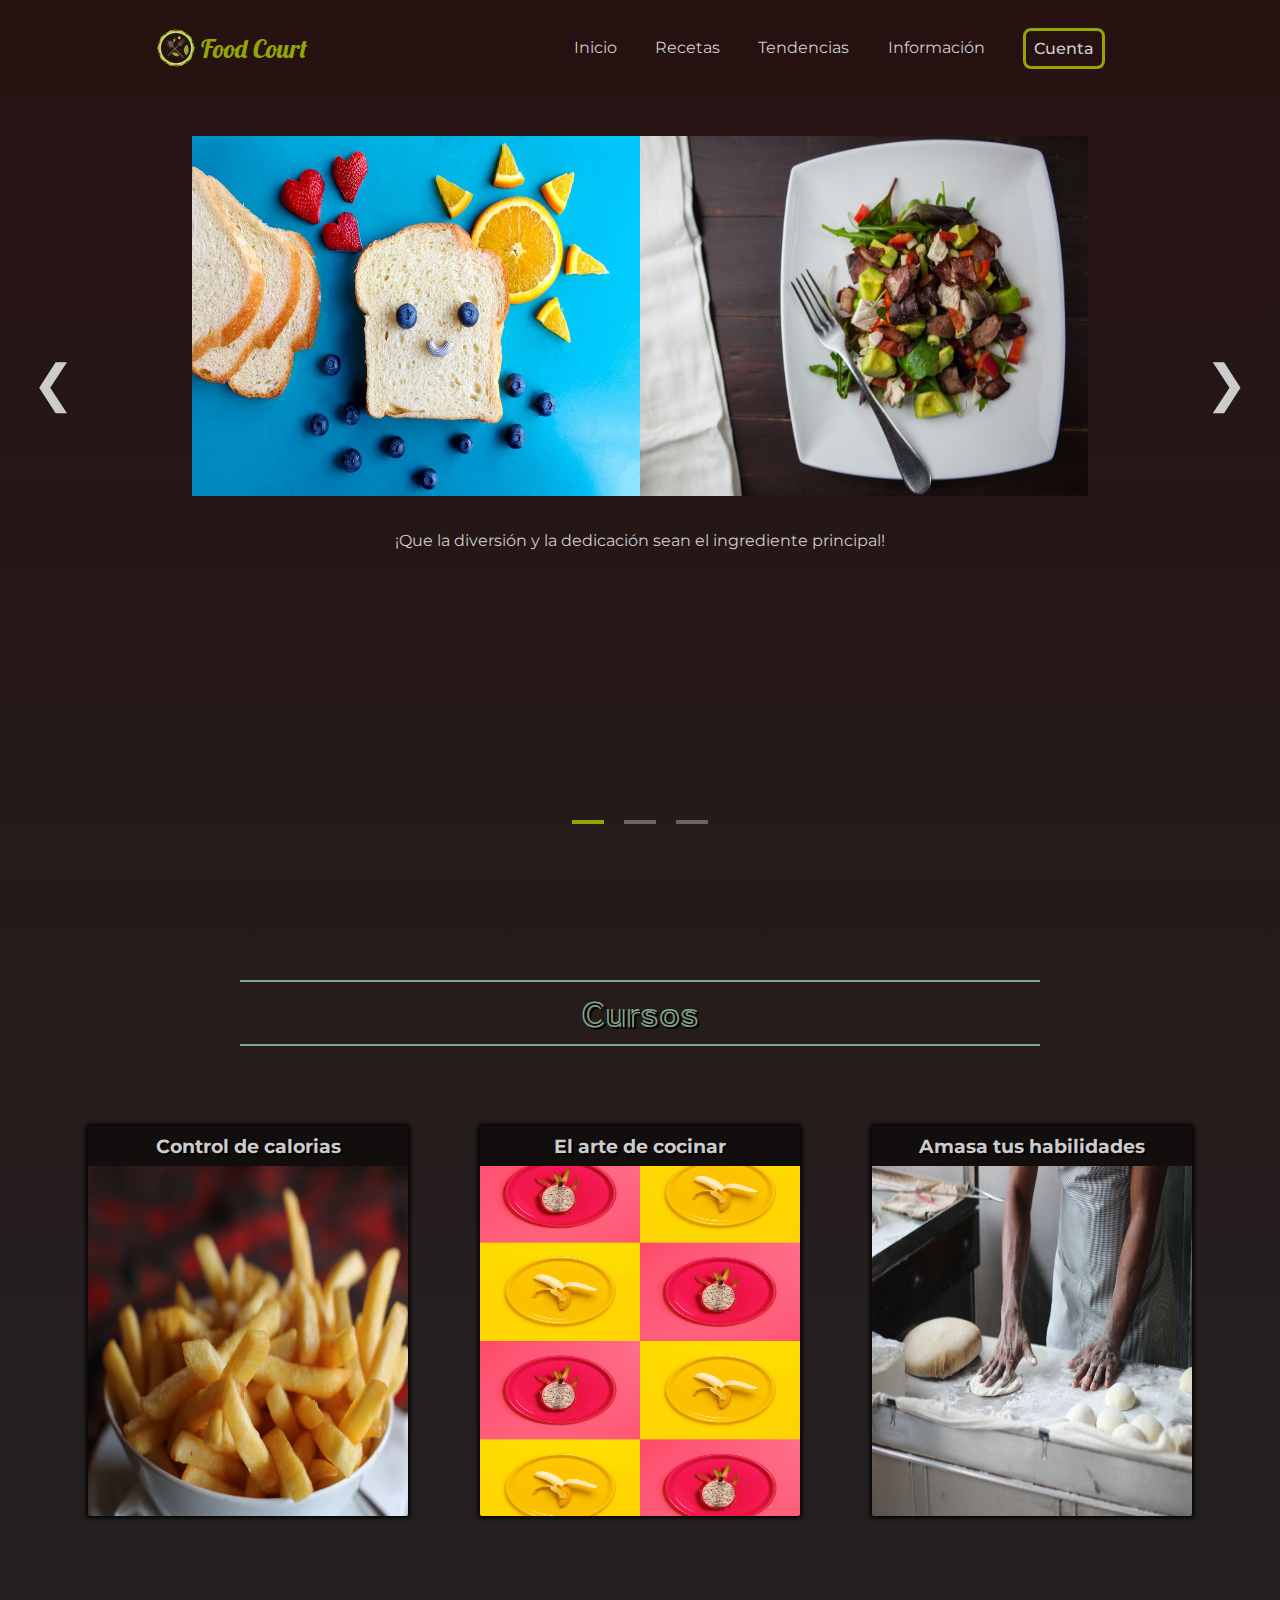
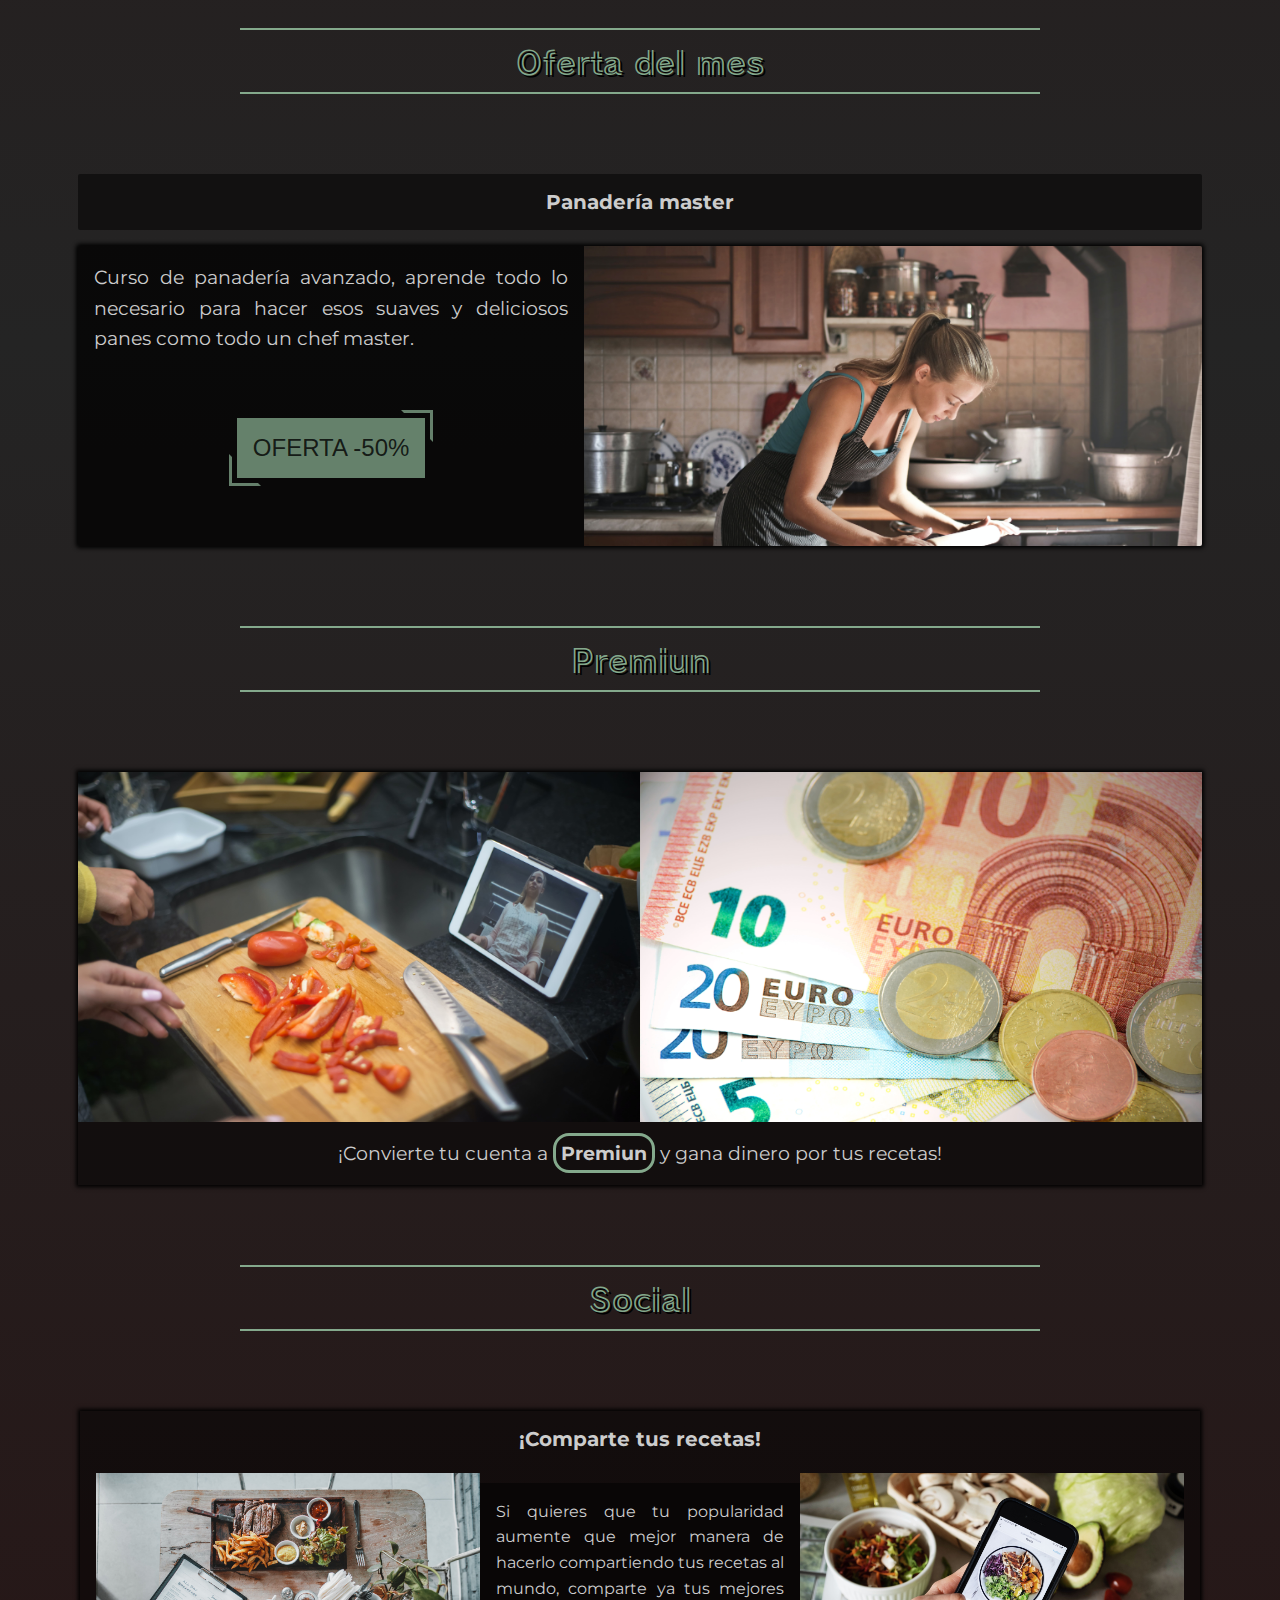
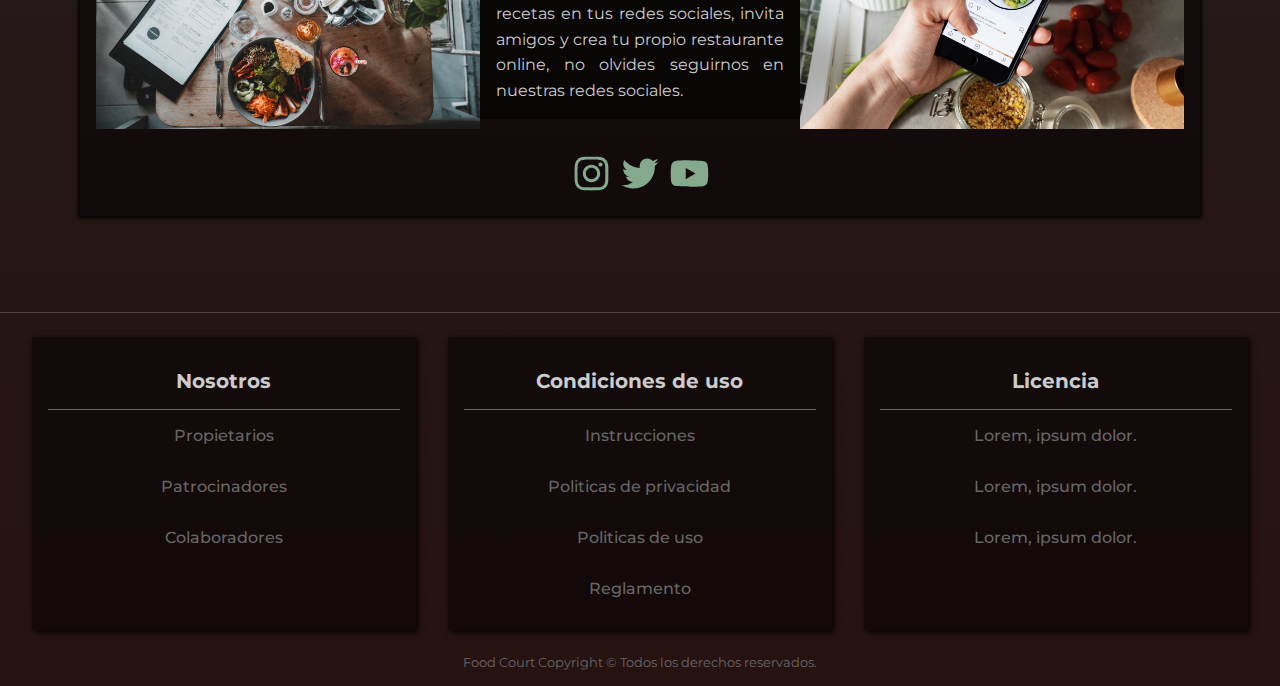
<file: index.html>
<!DOCTYPE html>
<html lang="es">

<head>
  <meta charset="UTF-8" />
  <meta http-equiv="X-UA-Compatible" content="IE=edge" />
  <meta name="viewport" content="width=device-width, initial-scale=1.0" />
  <title>Zona de comidas</title>
  <!-- CSS -->
  <link rel="stylesheet" type="" href="models/styles/index.css" />
  <!-- FONT AWESOME -->
  <link rel="stylesheet" href="https://cdnjs.cloudflare.com/ajax/libs/font-awesome/5.15.3/css/all.min.css" />
  <!-- FONTS FAMILY -->
  <link rel="preconnect" href="https://fonts.googleapis.com">
  <link rel="preconnect" href="https://fonts.gstatic.com" crossorigin>
  <link href="https://fonts.googleapis.com/css2?family=Raleway:wght@100;400;700&display=swap" rel="stylesheet">
</head>

<body>
  <header class="header">
    <div class="logo">
      <img src="models/images/logo.png" />
      <h2>Food Court</h2>
    </div>

    <button id="btn-menu" class="btn-menu">
      <svg id="menu-open" width="24" height="24" viewBox="0 0 24 24">
        <path d="M4 6H20V8H4zM4 11H20V13H4zM4 16H20V18H4z" />
      </svg>
      <svg id="menu-close" class="none" width="24" height="24" viewBox="0 0 24 24">
        <path
          d="M16.192 6.344L11.949 10.586 7.707 6.344 6.293 7.758 10.535 12 6.293 16.242 7.707 17.656 11.949 13.414 16.192 17.656 17.606 16.242 13.364 12 17.606 7.758z" />
      </svg>
    </button>

    <nav id="menu" class="menu">
      <a href="index.html">Inicio</a>
      <a href="views/recipes/">Recetas</a>
      <a href="views/trendings/">Tendencias</a>
      <a href="views/info/">Información</a>
      <a href="views/accounts/">Cuenta</a>
    </nav>
  </header>

  <div class="container">
    <!-- CAROUSEL -->
    <section class="section carousel-container">
      <aside class="carousel">
        <article class="slide1">
          <img class="carousel-img" src="models/images/diversion.jpg" alt="sandwich frutas" srcset="
            models/images/diversion-t.jpg 900w, 
            models/images/diversion-m.jpg 500w" sizes="(min-width: 900px) 900px, (min-width: 500px) 500px">
          <img class="carousel-img" src="models/images/platillo.jpg" alt="platillo comida">
          <p class="slide-text">¡Que la diversión y la dedicación sean el ingrediente principal!</p>
        </article>
        <article class="slide2">
          <img class="carousel-img" src="models/images/creatividad.jpg" alt="">
          <img class="carousel-img" src="models/images/postres.jpg" alt="">
          <p class="slide-text">¡La creatividad da sabor a tus recetas!</p>
        </article>
        <article class="slide3">
          <img class="carousel-img" src="models/images/dedicacion2.jpg" alt="">
          <img class="carousel-img" src="models/images/compartir4.jpg" alt="">
          <p class="slide-text">¡Comparte cada detalle!</p>
        </article>
      </aside>
      <button id="left" class="btn-left">&#10094;</button>
      <button id="right" class="btn-right">&#10095;</button>
      <div class="dots">
        <button id="active" value="1"></button>
        <button value="2"></button>
        <button value="3"></button>
      </div>
    </section>

    <!-- POSTERS -->
    <section class="section posters-container">
      <h2 class="section-title">Cursos</h2>
      <article class="poster">
        <h3>Control de calorias</h3>
        <p>
          Conviertete en un experto cuando de calorías se trata, unete a nuestros
          cursos teoricos y aprende sobre los ingredientes que usas a diario para
          cocinar esos increibles platillos, mejora tus recetas tanto en lo rico
          como en lo saludable, come rico y sano.
          <a href="#" class="course">Ver curso</a>
        </p>
        <img src="models/images/papasfritas.jpg" />
      </article>
      <article class="poster">
        <h3>El arte de cocinar</h3>
        <p>
          Cocinar tambien es un arte, ya que logras una reacción de alegria en el
          paladar de las personas y nada mejor que una receta que huela bien, sepa
          bien y luzca bien, aprende con nosotros a dejar volar tu creatividad
          decorando tus platos como un artista.
          <a href="#" class="course">Ver curso</a>
        </p>
        <img src="models/images/arte.jpg" />
      </article>
      <article class="poster">
        <h3>Amasa tus habilidades</h3>
        <p>
          ¿Como piensas que un chef famoso se vuelve famoso? Simple, practicando
          receta tras receta, por eso en Zona de Comidas te ofrecemos un curso que
          te permite precisamente eso, practicar y perfeccionar tus habilidades como
          futuro chef profesional.
          <a href="#" class="course">Ver curso</a>
        </p>
        <img src="models/images/manos a la obra.jpg" />
      </article>
    </section>

    <!-- BANNER -->
    <section class="section banner-container">
      <h2 class="section-title">Oferta del mes</h2>
      <article class="banner">
        <h3>Panadería master</h3>
        <div>
          <p>
            Curso de panadería avanzado, aprende todo lo necesario para hacer esos suaves y deliciosos panes como todo
            un chef master.
            <button>OFERTA -50%</button>
          </p>
          <img src="models/images/chef4.jpg" />
        </div>
      </article>
    </section>

    <!-- PREMIUN -->
    <section class="section premiun-container">
      <h2 class="section-title">Premiun</h2>
      <article class="premiun">
        <img src="models/images/cocinar2.jpg" alt="comida premiun" />
        <img src="models/images/dinero3.jpg" alt="dinero" />
        <p>
          ¡Convierte tu cuenta a <a href="#">Premiun</a> y gana dinero por tus
          recetas!
        </p>
      </article>
    </section>

    <!-- SOCIAL -->
    <section class="section social-container">
      <h2 class="section-title">Social</h2>
      <article class="social">
        <h3>¡Comparte tus recetas!</h3>
        <div>
          <img src="models/images/compartir5.jpg" alt="recetas">
          <p>
            Si quieres que tu popularidad aumente que mejor manera de hacerlo
            compartiendo tus recetas al mundo, comparte
            ya tus mejores recetas en tus redes sociales, invita amigos y crea tu propio restaurante online, no olvides
            seguirnos en nuestras redes sociales.
          </p>
          <img class="none" src="models/images/compartir7.jpg" alt="recetas">
        </div>
        <aside>
          <svg width="24" height="24" viewBox="0 0 24 24">
            <path
              d="M11.999,7.377c-2.554,0-4.623,2.07-4.623,4.623c0,2.554,2.069,4.624,4.623,4.624c2.552,0,4.623-2.07,4.623-4.624	C16.622,9.447,14.551,7.377,11.999,7.377L11.999,7.377z M11.999,15.004c-1.659,0-3.004-1.345-3.004-3.003	c0-1.659,1.345-3.003,3.004-3.003s3.002,1.344,3.002,3.003C15.001,13.659,13.658,15.004,11.999,15.004L11.999,15.004z" />
            <circle cx="16.806" cy="7.207" r="1.078" />
            <path
              d="M20.533,6.111c-0.469-1.209-1.424-2.165-2.633-2.632c-0.699-0.263-1.438-0.404-2.186-0.42	c-0.963-0.042-1.268-0.054-3.71-0.054s-2.755,0-3.71,0.054C7.548,3.074,6.809,3.215,6.11,3.479C4.9,3.946,3.945,4.902,3.477,6.111	c-0.263,0.7-0.404,1.438-0.419,2.186c-0.043,0.962-0.056,1.267-0.056,3.71c0,2.442,0,2.753,0.056,3.71	c0.015,0.748,0.156,1.486,0.419,2.187c0.469,1.208,1.424,2.164,2.634,2.632c0.696,0.272,1.435,0.426,2.185,0.45	c0.963,0.042,1.268,0.055,3.71,0.055s2.755,0,3.71-0.055c0.747-0.015,1.486-0.157,2.186-0.419c1.209-0.469,2.164-1.424,2.633-2.633	c0.263-0.7,0.404-1.438,0.419-2.186c0.043-0.962,0.056-1.267,0.056-3.71s0-2.753-0.056-3.71C20.941,7.57,20.801,6.819,20.533,6.111z M19.315,15.643c-0.007,0.576-0.111,1.147-0.311,1.688c-0.305,0.787-0.926,1.409-1.712,1.711c-0.535,0.199-1.099,0.303-1.67,0.311	c-0.95,0.044-1.218,0.055-3.654,0.055c-2.438,0-2.687,0-3.655-0.055c-0.569-0.007-1.135-0.112-1.669-0.311	c-0.789-0.301-1.414-0.923-1.719-1.711c-0.196-0.534-0.302-1.099-0.311-1.669c-0.043-0.95-0.053-1.218-0.053-3.654	c0-2.437,0-2.686,0.053-3.655c0.007-0.576,0.111-1.146,0.311-1.687c0.305-0.789,0.93-1.41,1.719-1.712	c0.534-0.198,1.1-0.303,1.669-0.311c0.951-0.043,1.218-0.055,3.655-0.055c2.437,0,2.687,0,3.654,0.055	c0.571,0.007,1.135,0.112,1.67,0.311c0.786,0.303,1.407,0.925,1.712,1.712c0.196,0.534,0.302,1.099,0.311,1.669	c0.043,0.951,0.054,1.218,0.054,3.655c0,2.436,0,2.698-0.043,3.654H19.315z" />
          </svg>
          <svg width="24" height="24" viewBox="0 0 24 24">
            <path
              d="M19.633,7.997c0.013,0.175,0.013,0.349,0.013,0.523c0,5.325-4.053,11.461-11.46,11.461c-2.282,0-4.402-0.661-6.186-1.809	c0.324,0.037,0.636,0.05,0.973,0.05c1.883,0,3.616-0.636,5.001-1.721c-1.771-0.037-3.255-1.197-3.767-2.793	c0.249,0.037,0.499,0.062,0.761,0.062c0.361,0,0.724-0.05,1.061-0.137c-1.847-0.374-3.23-1.995-3.23-3.953v-0.05	c0.537,0.299,1.16,0.486,1.82,0.511C3.534,9.419,2.823,8.184,2.823,6.787c0-0.748,0.199-1.434,0.548-2.032	c1.983,2.443,4.964,4.04,8.306,4.215c-0.062-0.3-0.1-0.611-0.1-0.923c0-2.22,1.796-4.028,4.028-4.028	c1.16,0,2.207,0.486,2.943,1.272c0.91-0.175,1.782-0.512,2.556-0.973c-0.299,0.935-0.936,1.721-1.771,2.22	c0.811-0.088,1.597-0.312,2.319-0.624C21.104,6.712,20.419,7.423,19.633,7.997z" />
          </svg>
          <svg width="24" height="24" viewBox="0 0 24 24">
            <path
              d="M21.593,7.203c-0.23-0.858-0.905-1.535-1.762-1.766C18.265,5.007,12,5,12,5S5.736,4.993,4.169,5.404	c-0.84,0.229-1.534,0.921-1.766,1.778c-0.413,1.566-0.417,4.814-0.417,4.814s-0.004,3.264,0.406,4.814	c0.23,0.857,0.905,1.534,1.763,1.765c1.582,0.43,7.83,0.437,7.83,0.437s6.265,0.007,7.831-0.403c0.856-0.23,1.534-0.906,1.767-1.763	C21.997,15.281,22,12.034,22,12.034S22.02,8.769,21.593,7.203z M9.996,15.005l0.005-6l5.207,3.005L9.996,15.005z" />
          </svg>
        </aside>
      </article>
    </section>
  </div>

  <!-- RESTART SCROLL -->
  <button id="goUp" class="go-up">
    <svg x="0px" y="0px" viewBox="0 0 512 512" style="enable-background:new 0 0 512 512;" xml:space="preserve">
      <path d="M256,0C114.833,0,0,114.833,0,256s114.833,256,256,256s256-114.853,256-256S397.167,0,256,0z M256,472.341
      c-119.275,0-216.341-97.046-216.341-216.341S136.725,39.659,256,39.659c119.295,0,216.341,97.046,216.341,216.341
      S375.275,472.341,256,472.341z" />
      <path d="M369.227,283.365l-99.148-99.148c-7.734-7.694-20.226-7.694-27.96,0l-99.148,99.148c-6.365,7.416-6.365,18.382,0,25.798
      c7.119,8.309,19.651,9.28,27.96,2.161L256,226.256l85.267,85.069c7.734,7.694,20.226,7.694,27.96,0
      C376.921,303.591,376.921,291.098,369.227,283.365z" />
    </svg>
  </button>

  <!-- FOOTER -->
  <footer class="footer">
    <aside>
      <h3>Nosotros</h3>
      <a href="#">Propietarios</a>
      <a href="#">Patrocinadores</a>
      <a href="#">Colaboradores</a>
    </aside>
    <aside>
      <h3>Condiciones de uso</h3>
      <a href="#">Instrucciones</a>
      <a href="#">Politicas de privacidad</a>
      <a href="#">Politicas de uso</a>
      <a href="#">Reglamento</a>
    </aside>
    <aside>
      <h3>Licencia</h3>
      <a href="#">Lorem, ipsum dolor.</a>
      <a href="#">Lorem, ipsum dolor.</a>
      <a href="#">Lorem, ipsum dolor.</a>
    </aside>
    <small>Food Court Copyright &copy; Todos los derechos reservados.</small>
  </footer>

  <!-- JAVASCRIPT -->
  <script src="controllers/js/scrollactions.js"></script>
  <script src="controllers/js/carousel.js"></script>
  <script src="controllers/js/menu.js"></script>
</body>

</html>
</file>
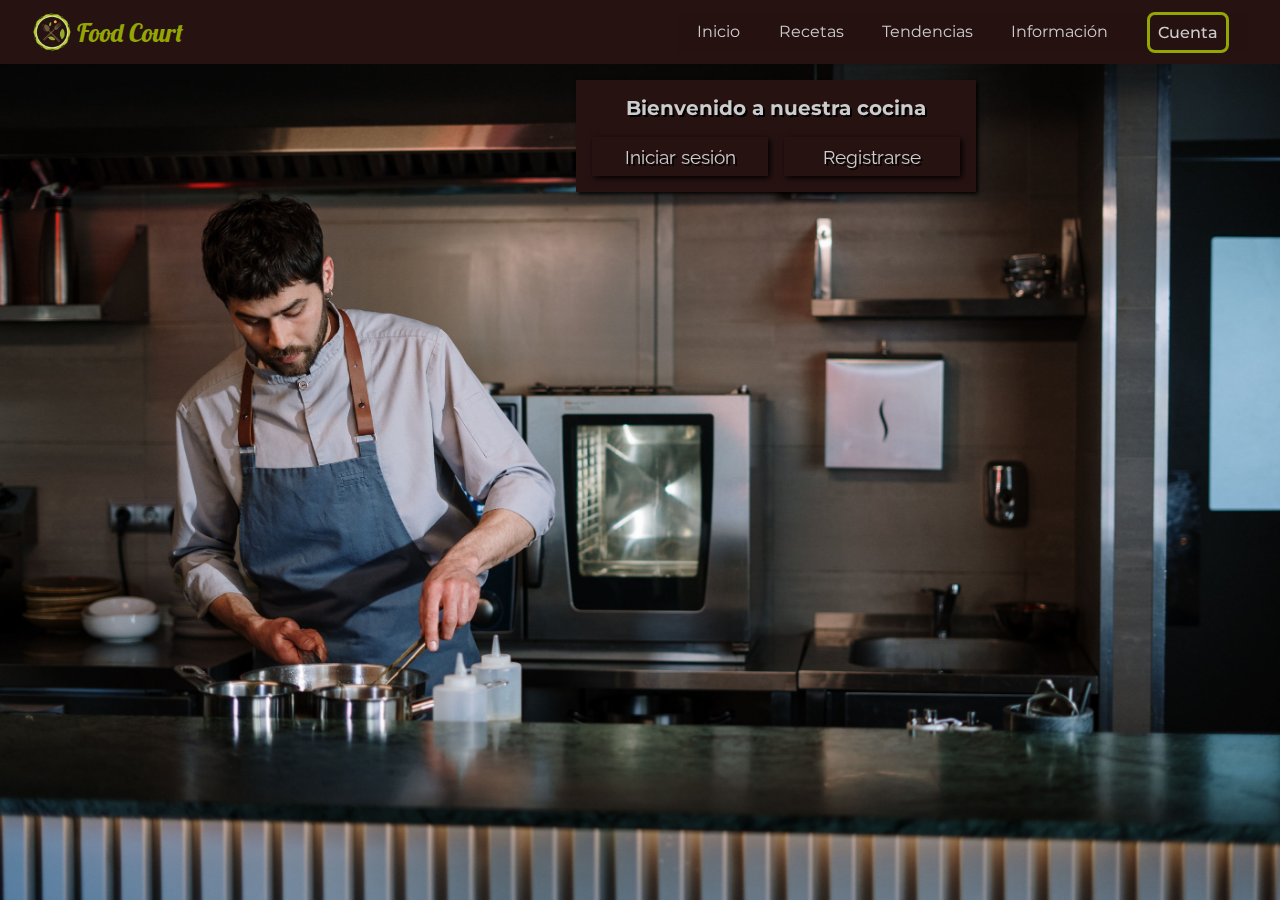
<file: views/accounts/index.html>
<!DOCTYPE html>
<html lang="es">

<head>
  <meta charset="UTF-8">
  <meta http-equiv="X-UA-Compatible" content="IE=edge">
  <meta name="viewport" content="width=device-width, initial-scale=1.0">
  <title>Zona de comida</title>
  <!-- CSS -->
  <link rel="stylesheet" href="../../models/styles/accounts.css">
  <!-- FONT AWESOME -->
  <link rel="stylesheet" href="https://cdnjs.cloudflare.com/ajax/libs/font-awesome/5.15.3/css/all.min.css" />
  <!-- FONTS FAMILY -->
  <link rel="preconnect" href="https://fonts.googleapis.com">
  <link rel="preconnect" href="https://fonts.gstatic.com" crossorigin>
  <link href="https://fonts.googleapis.com/css2?family=Raleway:wght@100;400;700&display=swap" rel="stylesheet">
</head>

<body>

  <header class="header">
    <div class="logo">
      <img src="../../models/images/logo.png" />
      <h2>Food Court</h2>
    </div>

    <button id="btn-menu" class="btn-menu">
      <svg id="menu-open" xmlns="http://www.w3.org/2000/svg" width="24" height="24" viewBox="0 0 24 24">
        <path d="M4 6H20V8H4zM4 11H20V13H4zM4 16H20V18H4z" />
      </svg>
      <svg id="menu-close" class="none" xmlns="http://www.w3.org/2000/svg" width="24" height="24" viewBox="0 0 24 24">
        <path
          d="M16.192 6.344L11.949 10.586 7.707 6.344 6.293 7.758 10.535 12 6.293 16.242 7.707 17.656 11.949 13.414 16.192 17.656 17.606 16.242 13.364 12 17.606 7.758z" />
      </svg>
    </button>

    <nav id="menu" class="menu">
      <a href="../../">Inicio</a>
      <a href="../recipes/">Recetas</a>
      <a href="../trendings/">Tendencias</a>
      <a href="../info/">Información</a>
      <a href="#">Cuenta</a>
    </nav>
  </header>

  <div class="container">
    <section class="section accounts-container">
      <!-- BOTONES PARA MOSTRAR FORMULARIOS -->
      <article id="show-btn" class="show-btn">
        <h3>Bienvenido a nuestra cocina</h3>
        <button id="show-btn-login" class="show-login">Iniciar sesión</button>
        <button id="show-btn-register" class="show-register">Registrarse</button>
      </article>

      <!-- FORMULARIO DE LOGIN -->
      <form id="login-form" class="login-form">
        <svg id="login-form-close" width="35" height="35" viewBox="0 0 24 24">
          <path
            d="M16.192 6.344L11.949 10.586 7.707 6.344 6.293 7.758 10.535 12 6.293 16.242 7.707 17.656 11.949 13.414 16.192 17.656 17.606 16.242 13.364 12 17.606 7.758z" />
        </svg>
        <label for="login-user" class="user-center">Usuario</label>
        <input type="text" id="login-user" autocomplete="off">
        <label for="login-password">Contraseña</label>
        <input type="password" id="login-password">
        <input type="submit" value="Entrar" id="login-btn"><br>
        <a href="#">
          <svg version="1.1" id="Capa_1" x="0px" y="0px" width="35px" height="35px" viewBox="0 0 147.923 147.923"
            style="enable-background:new 0 0 147.923 147.923;" xml:space="preserve">
            <path d="M92.336,116.398c1.979,0.609,4.007,1.072,6.065,1.377c-3.021,8.427-11.016,14.516-20.46,14.516H21.824
          		C9.789,132.291,0,122.5,0,110.468V41.88c0-12.035,9.789-21.824,21.824-21.824h16.797C40.149,9.513,49.164,1.35,60.127,1.35h30.279
          		c12.032,0,21.823,9.789,21.823,21.824V38.04c-2.046-0.42-4.129-0.688-6.235-0.779V23.174c0-8.592-6.99-15.588-15.588-15.588H60.127
          		c-7.526,0-13.825,5.362-15.271,12.471h33.091c10.528,0,19.333,7.496,21.373,17.421c-2.058,0.25-4.086,0.701-6.107,1.267
          		c-1.449-7.097-7.745-12.453-15.259-12.453H21.836c-8.592,0-15.588,6.997-15.588,15.589v68.588c0,8.586,6.997,15.589,15.588,15.589
          		h56.118C84.433,126.05,89.998,122.049,92.336,116.398z M123.05,110.322c-17.993,10.388-41.077,4.201-51.462-13.786
          		C61.199,78.555,67.389,55.468,85.37,45.085c17.987-10.382,41.077-4.205,51.466,13.786
          		C147.224,76.855,141.025,99.934,123.05,110.322z M119.933,104.927c15.01-8.659,20.161-27.925,11.496-42.938
          		c-8.659-15.016-27.925-20.18-42.94-11.512c-15.013,8.668-20.168,27.925-11.503,42.94S104.916,113.592,119.933,104.927z
          		 M132.513,108.008l-16.21,9.354l12.471,21.592l16.21-9.354L132.513,108.008z M146.664,132.535l-16.204,9.353
          		c2.582,4.481,8.306,6.017,12.775,3.423C147.711,142.729,149.258,137.011,146.664,132.535z M60.201,42.646H18.7v4.677h41.5V42.646z
          		 M50.656,63.436H18.7v4.676h31.956V63.436z M18.7,88.895h31.956v-4.677H18.7V88.895z M18.7,109.676h41.5V105H18.7V109.676z
          		 M98.133,84.188l-9.682-10.727l-4.628,4.187l13.695,15.149l26.755-22.283l-3.994-4.789L98.133,84.188z" />
          </svg>
          Recuperar datos
        </a>
      </form>

      <form id="register-form" class="register-form">
        <svg id="register-form-close" width="35" height="35" viewBox="0 0 24 24">
          <path
            d="M16.192 6.344L11.949 10.586 7.707 6.344 6.293 7.758 10.535 12 6.293 16.242 7.707 17.656 11.949 13.414 16.192 17.656 17.606 16.242 13.364 12 17.606 7.758z" />
        </svg>
        <label for="register-name" class="name-center">Nombre</label>
        <input type="text" id="register-name" autocomplete="off">
        <label for="register-lastname">Apellido</label>
        <input type="text" id="register-lastname" autocomplete="off">
        <label for="register-password">Contraseña</label>
        <input type="password" id="register-password">
        <label for="register-verify-password">Verificar Contraseña</label>
        <input type="password" id="register-verify-password">
        <label for="register-country">País</label>
        <select id="register-country" required>
          <option value="">Selecciona un país</option>
          <option value="venezuela">Venezuela</option>
          <option value="colombia">Colombia</option>
          <option value="mexico">Mexico</option>
          <option value="peru">Perú</option>
          <option value="ecuador">Ecuador</option>
          <option value="chile">Chile</option>
          <option value="eeuu">Estados Unidos</option>
          <option value="otro">Otro</option>
        </select>
        <label for="register-email">Correo</label>
        <input type="email" id="register-email">
        <label for="register-age">Edad</label>
        <input type="number" id="register-age">
        <input type="submit" value="Continuar" id="register-btn">
      </form>
    </section>
  </div>

  <script src="../../controllers/js/menu.js"></script>
  <script src="../../controllers/js/accounts.js"></script>
</body>

</html>
</file>
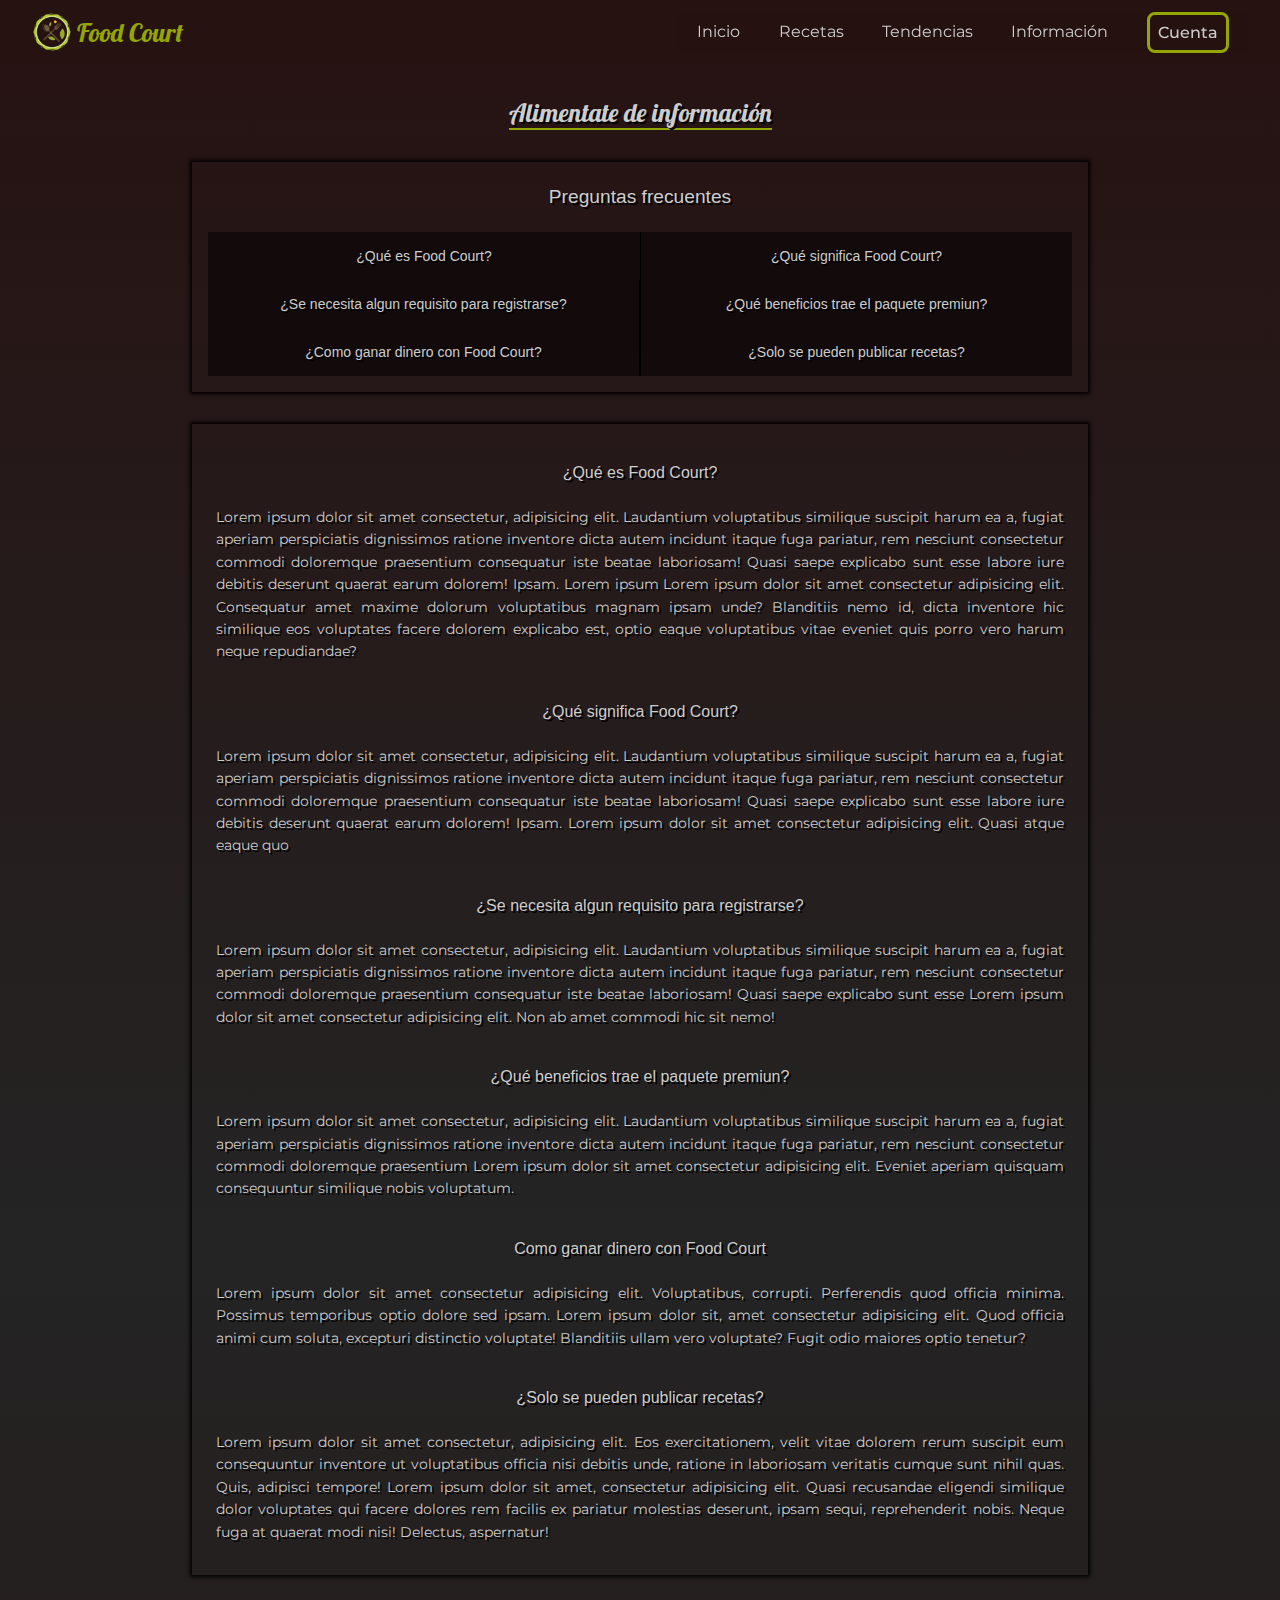
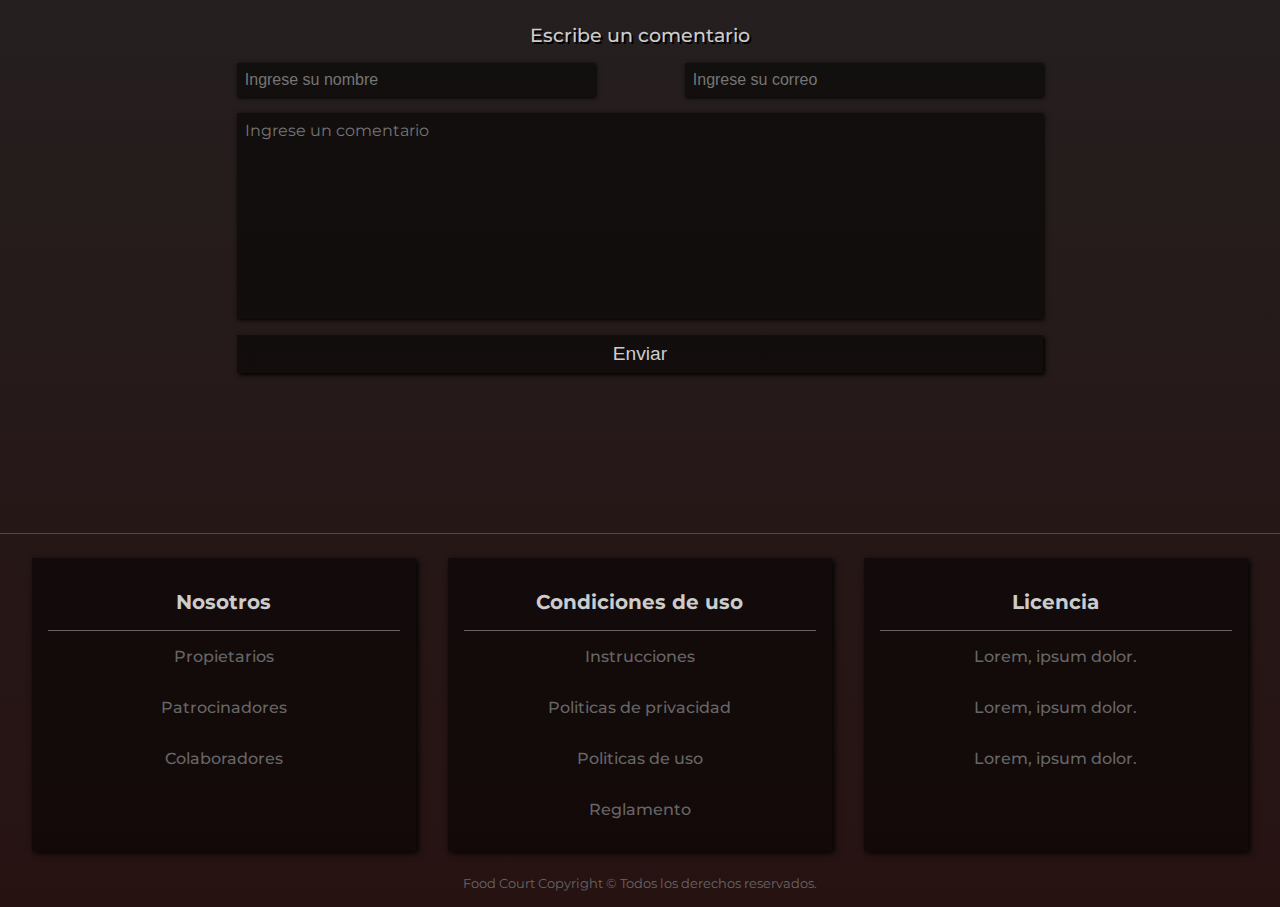
<file: views/info/index.html>
<!DOCTYPE html>
<html lang="en">

<head>
  <meta charset="UTF-8" />
  <meta http-equiv="X-UA-Compatible" content="IE=edge" />
  <meta name="viewport" content="width=device-width, initial-scale=1.0" />
  <title>Zona de comidas</title>
  <!-- CSS -->
  <link rel="stylesheet" href="../../models/styles/info.css" />
  <!-- FONT AWESOME -->
  <link rel="stylesheet" href="https://cdnjs.cloudflare.com/ajax/libs/font-awesome/5.15.3/css/all.min.css" />
</head>

<body>
  <!-- CABECERA -->
  <header class="header">
    <div class="logo">
      <img src="../../models/images/logo.png" />
      <h2>Food Court</h2>
    </div>

    <button id="btn-menu" class="btn-menu">
      <svg id="menu-open" width="24" height="24" viewBox="0 0 24 24">
        <path d="M4 6H20V8H4zM4 11H20V13H4zM4 16H20V18H4z" />
      </svg>
      <svg id="menu-close" class="none" width="24" height="24" viewBox="0 0 24 24">
        <path
          d="M16.192 6.344L11.949 10.586 7.707 6.344 6.293 7.758 10.535 12 6.293 16.242 7.707 17.656 11.949 13.414 16.192 17.656 17.606 16.242 13.364 12 17.606 7.758z" />
      </svg>
    </button>

    <nav id="menu" class="menu">
      <a href="../../">Inicio</a>
      <a href="../recipes/">Recetas</a>
      <a href="../trendings/">Tendencias</a>
      <a href="index.html">Información</a>
      <a href="../accounts/">Cuenta</a>
    </nav>
  </header>

  <div class="container">
    <h1>Alimentate de información</h1>
    <div class="questions">
      <h3>Preguntas frecuentes</h3>
      <button id="q1" data-to="a1">
        ¿Qué es Food Court?
      </button>
      <button id="q2" data-to="a2">
        ¿Qué significa Food Court?
      </button>
      <button id="q3" data-to="a3">
        ¿Se necesita algun requisito para registrarse?
      </button>
      <button id="q4" data-to="a4">
        ¿Qué beneficios trae el paquete premiun?
      </button>
      <button id="q5" data-to="a5">
        ¿Como ganar dinero con Food Court?
      </button>
      <button id="q6" data-to="a6">
        ¿Solo se pueden publicar recetas?
      </button>
    </div>

    <div class="info">
      <h3 id="a1">¿Qué es Food Court?</h3>
      <p>
        Lorem ipsum dolor sit amet consectetur, adipisicing elit. Laudantium
        voluptatibus similique suscipit harum ea a, fugiat aperiam
        perspiciatis dignissimos ratione inventore dicta autem incidunt itaque
        fuga pariatur, rem nesciunt consectetur commodi doloremque praesentium
        consequatur iste beatae laboriosam! Quasi saepe explicabo sunt esse
        labore iure debitis deserunt quaerat earum dolorem! Ipsam. Lorem ipsum
        Lorem ipsum dolor sit amet consectetur adipisicing elit. Consequatur amet maxime dolorum voluptatibus magnam
        ipsam unde? Blanditiis nemo id, dicta inventore hic similique eos voluptates facere dolorem explicabo est, optio
        eaque voluptatibus vitae eveniet quis porro vero harum neque repudiandae?
      </p>
      <h3 id="a2">¿Qué significa Food Court?</h3>
      <p>
        Lorem ipsum dolor sit amet consectetur, adipisicing elit. Laudantium
        voluptatibus similique suscipit harum ea a, fugiat aperiam
        perspiciatis dignissimos ratione inventore dicta autem incidunt itaque
        fuga pariatur, rem nesciunt consectetur commodi doloremque praesentium
        consequatur iste beatae laboriosam! Quasi saepe explicabo sunt esse
        labore iure debitis deserunt quaerat earum dolorem! Ipsam. Lorem ipsum
        dolor sit amet consectetur adipisicing elit. Quasi atque eaque quo
      </p>
      <h3 id="a3">¿Se necesita algun requisito para registrarse?</h3>
      <p>
        Lorem ipsum dolor sit amet consectetur, adipisicing elit. Laudantium
        voluptatibus similique suscipit harum ea a, fugiat aperiam
        perspiciatis dignissimos ratione inventore dicta autem incidunt itaque
        fuga pariatur, rem nesciunt consectetur commodi doloremque praesentium
        consequatur iste beatae laboriosam! Quasi saepe explicabo sunt esse Lorem ipsum dolor sit amet consectetur
        adipisicing elit. Non ab amet commodi hic sit nemo!
      </p>
      <h3 id="a4">¿Qué beneficios trae el paquete premiun?</h3>
      <p>
        Lorem ipsum dolor sit amet consectetur, adipisicing elit. Laudantium
        voluptatibus similique suscipit harum ea a, fugiat aperiam
        perspiciatis dignissimos ratione inventore dicta autem incidunt itaque
        fuga pariatur, rem nesciunt consectetur commodi doloremque praesentium Lorem ipsum dolor sit amet consectetur
        adipisicing elit. Eveniet aperiam quisquam consequuntur similique nobis voluptatum.
      </p>
      <h3 id="a5">Como ganar dinero con Food Court</h3>
      <p>
        Lorem ipsum dolor sit amet consectetur adipisicing elit. Voluptatibus, corrupti. Perferendis quod officia
        minima. Possimus temporibus optio dolore sed ipsam. Lorem ipsum dolor sit, amet consectetur adipisicing elit.
        Quod officia animi cum soluta, excepturi distinctio voluptate! Blanditiis ullam vero voluptate? Fugit odio
        maiores optio tenetur?
      </p>
      <h3 id="a6">¿Solo se pueden publicar recetas?</h3>
      <p>
        Lorem ipsum dolor sit amet consectetur, adipisicing elit. Eos exercitationem, velit vitae dolorem rerum suscipit
        eum consequuntur inventore ut voluptatibus officia nisi debitis unde, ratione in laboriosam veritatis cumque
        sunt nihil quas. Quis, adipisci tempore! Lorem ipsum dolor sit amet, consectetur adipisicing elit. Quasi
        recusandae eligendi similique dolor voluptates qui facere dolores rem facilis ex pariatur molestias deserunt,
        ipsam sequi, reprehenderit nobis. Neque fuga at quaerat modi nisi! Delectus, aspernatur!
      </p>
    </div>

    <form class="new-question">
      <h3>Escribe un comentario</h3>
      <input type="text" class="qname" placeholder="Ingrese su nombre">
      <input type="email" class="qemail" placeholder="Ingrese su correo">
      <textarea id="write-question" cols="30" rows="10" placeholder="Ingrese un comentario"></textarea>
      <input type="submit" id="send-question" value="Enviar">
    </form>
  </div>

  <!-- RESTART SCROLL -->
  <button id="goUp" class="go-up">
    <svg x="0px" y="0px" viewBox="0 0 512 512" style="enable-background:new 0 0 512 512;" xml:space="preserve">
      <path d="M256,0C114.833,0,0,114.833,0,256s114.833,256,256,256s256-114.853,256-256S397.167,0,256,0z M256,472.341
    c-119.275,0-216.341-97.046-216.341-216.341S136.725,39.659,256,39.659c119.295,0,216.341,97.046,216.341,216.341
    S375.275,472.341,256,472.341z" />
      <path d="M369.227,283.365l-99.148-99.148c-7.734-7.694-20.226-7.694-27.96,0l-99.148,99.148c-6.365,7.416-6.365,18.382,0,25.798
    c7.119,8.309,19.651,9.28,27.96,2.161L256,226.256l85.267,85.069c7.734,7.694,20.226,7.694,27.96,0
    C376.921,303.591,376.921,291.098,369.227,283.365z" />
    </svg>
  </button>


  <!-- FOOTER -->
  <footer class="footer">
    <aside>
      <h3>Nosotros</h3>
      <a href="#">Propietarios</a>
      <a href="#">Patrocinadores</a>
      <a href="#">Colaboradores</a>
    </aside>
    <aside>
      <h3>Condiciones de uso</h3>
      <a href="#">Instrucciones</a>
      <a href="#">Politicas de privacidad</a>
      <a href="#">Politicas de uso</a>
      <a href="#">Reglamento</a>
    </aside>
    <aside>
      <h3>Licencia</h3>
      <a href="#">Lorem, ipsum dolor.</a>
      <a href="#">Lorem, ipsum dolor.</a>
      <a href="#">Lorem, ipsum dolor.</a>
    </aside>
    <small>Food Court Copyright &copy; Todos los derechos reservados.</small>
  </footer>

  <!-- JAVASCRIPT -->
  <script src="../../controllers/js/scrollactions.js"></script>
  <script src="../../controllers/js/menu.js"></script>
</body>

</html>
</file>
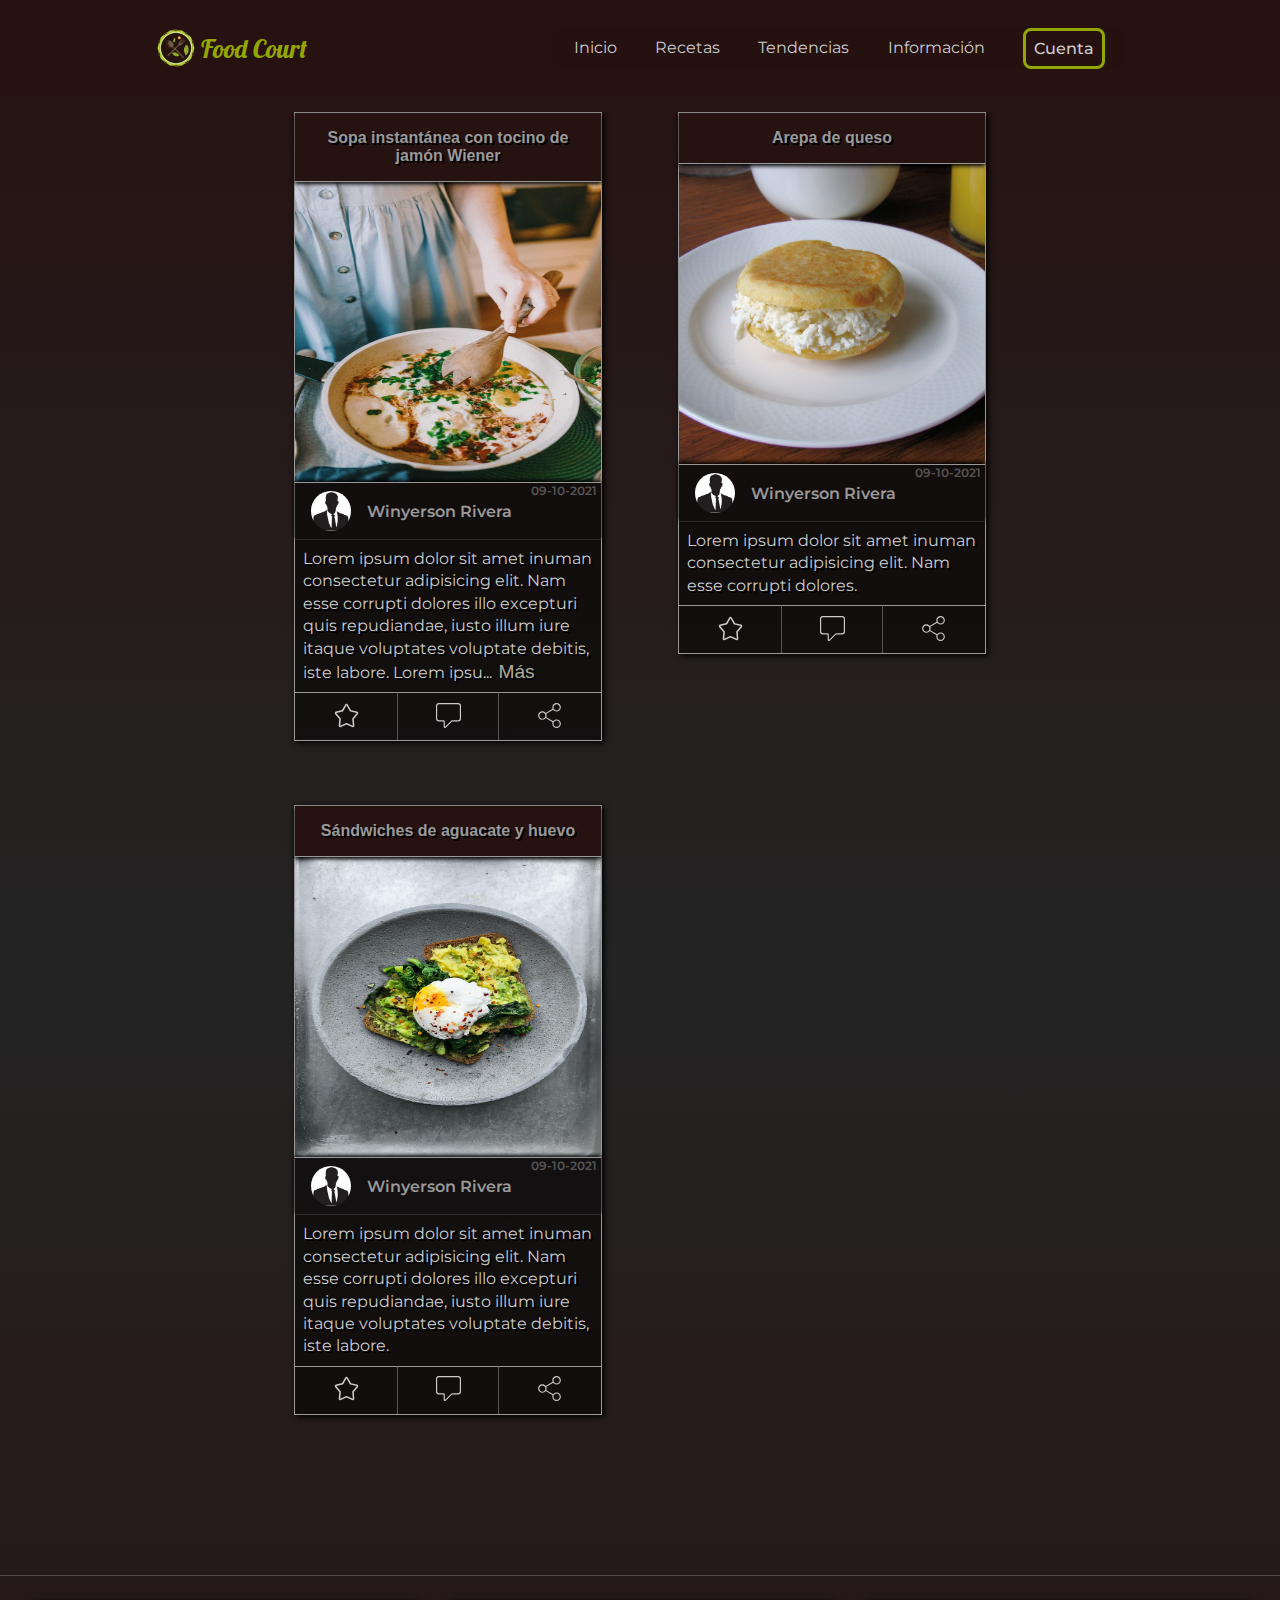
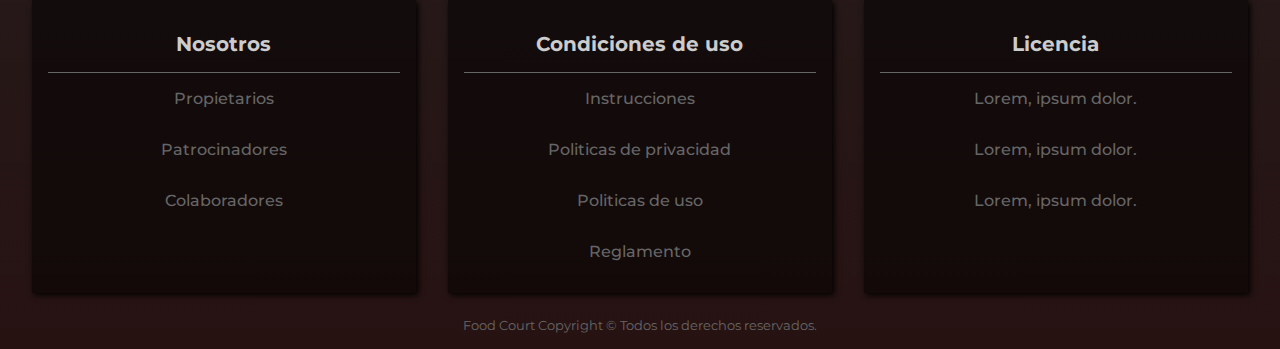
<file: views/recipes/index.html>
<!DOCTYPE html>
<html lang="es">

<head>
  <meta charset="UTF-8" />
  <meta http-equiv="X-UA-Compatible" content="IE=edge" />
  <meta name="viewport" content="width=device-width, initial-scale=1.0" />
  <title>Zona de comidas</title>
  <!-- CSS -->
  <link rel="stylesheet" href="../../models/styles/recipes.css" />
</head>

<body>
  <!-- CABECERA -->
  <header class="header">
    <div class="logo">
      <img src="../../models/images/logo.png" />
      <h2>Food Court</h2>
    </div>

    <button id="btn-menu" class="btn-menu">
      <svg id="menu-open" width="24" height="24" viewBox="0 0 24 24">
        <path d="M4 6H20V8H4zM4 11H20V13H4zM4 16H20V18H4z" />
      </svg>
      <svg id="menu-close" class="none" width="24" height="24" viewBox="0 0 24 24">
        <path
          d="M16.192 6.344L11.949 10.586 7.707 6.344 6.293 7.758 10.535 12 6.293 16.242 7.707 17.656 11.949 13.414 16.192 17.656 17.606 16.242 13.364 12 17.606 7.758z" />
      </svg>
    </button>

    <nav id="menu" class="menu">
      <a href="../../">Inicio</a>
      <a href="index.html">Recetas</a>
      <a href="../trendings/">Tendencias</a>
      <a href="../info/">Información</a>
      <a href="../accounts/">Cuenta</a>
    </nav>
  </header>

  <!-- CONTAINER -->
  <div id="recipes-container" class="recipes-container">
    <!-- CATALOGE -->
    <div id="recipes-cataloge" class="recipes-cataloge">
      <!-- RECIPES -->
      <template id="recipes-template">
        <section id="recipe" class="recipe">
          <!-- VISTA PREVIA DE LA RECETA -->
          <article>
            <!-- TITULO DE RECETA -->
            <h4 class="recipe-title"></h4>
            <!-- IMAGEN DE RECETA -->
            <img class="recipe-img" src="" alt="receta">
            <div class="recipe-info">
              <!-- USUARIO DEL CHEF -->
              <img class="recipe-userimg" src="../../models/images/avatar.jpg" alt="">
              <b class="recipe-username">Usuario</b>
              <!-- FECHA DE LA RECETA -->
              <b class="recipe-date">Fecha</b>
            </div>
            <!-- DESCRIPCION DE RECETA -->
            <p class="recipe-description"></p>
          </article>

          <!-- ACCIONES DE LA RECETA -->
          <aside>
            <!-- ESTRELLA -->
            <button id="star-recipe">
              <svg id="star" viewBox="0 0 32 32">
                <title />
                <g data-name="Layer 53" id="Layer_53">
                  <path class="cls-1"
                    d="M8,31a2,2,0,0,1-1.17-.38A2.13,2.13,0,0,1,6,28.69l.73-8.19L1.5,14.34a2.14,2.14,0,0,1-.39-2.06A2.06,2.06,0,0,1,2.6,10.9l7.62-1.8,4-7a2.05,2.05,0,0,1,3.58,0l4,7.05,7.62,1.8a2.06,2.06,0,0,1,1.49,1.38,2.14,2.14,0,0,1-.39,2.06L25.32,20.5l.73,8.19a2.13,2.13,0,0,1-.88,1.93,2,2,0,0,1-2,.2L16,27.58,8.84,30.82A2,2,0,0,1,8,31ZM16.05,3l-4.3,7.43a1,1,0,0,1-.64.48l-8,1.89c-.06.1-.07.16,0,.21l5.45,6.49a1,1,0,0,1,.23.73l-.77,8.6C7.93,29,8,29,8,29l7.58-3.42a1,1,0,0,1,.82,0L24,29s.09,0,.08-.13l-.77-8.6a1,1,0,0,1,.23-.73L29,13.05a.15.15,0,0,0,0-.14l-8.1-2a1,1,0,0,1-.64-.48ZM10.88,10h0Z" />
                </g>
              </svg>
              <svg id="full-star" class="none" x="0px" y="0px" viewBox="0 0 475.075 475.075"
                style="enable-background:new 0 0 475.075 475.075;" xml:space="preserve">
                <path
                  d="M475.075,186.573c0-7.043-5.328-11.42-15.992-13.135L315.766,152.6L251.529,22.694c-3.614-7.804-8.281-11.704-13.99-11.704
              		c-5.708,0-10.372,3.9-13.989,11.704L159.31,152.6L15.986,173.438C5.33,175.153,0,179.53,0,186.573c0,3.999,2.38,8.567,7.139,13.706
              		l103.924,101.068L86.51,444.096c-0.381,2.666-0.57,4.575-0.57,5.712c0,3.997,0.998,7.374,2.996,10.136
              		c1.997,2.766,4.993,4.142,8.992,4.142c3.428,0,7.233-1.137,11.42-3.423l128.188-67.386l128.197,67.386
              		c4.004,2.286,7.81,3.423,11.416,3.423c3.819,0,6.715-1.376,8.713-4.142c1.992-2.758,2.991-6.139,2.991-10.136
              		c0-2.471-0.096-4.374-0.287-5.712l-24.555-142.749l103.637-101.068C472.604,195.33,475.075,190.76,475.075,186.573z" />
              </svg>
            </button>
            <!-- COMENTAR -->
            <button id="comment-recipe">
              <svg viewBox="0 0 128 128">
                <path
                  d="M113,0H15A15,15,0,0,0,0,15V79.57a15,15,0,0,0,15,15H38.28a1,1,0,0,1,1,1V121a7,7,0,0,0,11.95,4.95L82.31,94.87a1,1,0,0,1,.71-.29h30a15,15,0,0,0,15-15V15A15,15,0,0,0,113,0Zm9,79.57a9,9,0,0,1-9,9H83a7,7,0,0,0-4.95,2L47,121.7a1,1,0,0,1-1.71-.71V95.57a7,7,0,0,0-7-7H15a9,9,0,0,1-9-9V15a9,9,0,0,1,9-9h98a9,9,0,0,1,9,9Z" />
              </svg>
            </button>
            <!-- COMPARTIR -->
            <button id="share-recipe">
              <svg x="0px" y="0px" viewBox="0 0 88.1 88.1" style="enable-background:new 0 0 88.1 88.1;"
                xml:space="preserve">
                <path id="Share" d="M69.05,58.1c-4.8,0-9.1,2.3-11.8,5.8l-24.3-14.1c1.5-3.7,1.5-7.8,0-11.5l24.3-14.1c2.7,3.5,7,5.8,11.8,5.8
              		c8.3,0,15-6.7,15-15s-6.7-15-15-15s-15,6.7-15,15c0,2,0.4,4,1.1,5.7l-24.3,14.2c-2.8-3.5-7-5.8-11.8-5.8c-8.3,0-15,6.7-15,15
              		s6.7,15,15,15c4.8,0,9.1-2.3,11.8-5.8l24.3,14.1c-0.7,1.7-1.1,3.7-1.1,5.7c0,8.3,6.7,15,15,15s15-6.7,15-15S77.35,58.1,69.05,58.1z
              		 M69.05,4.1c6.1,0,11,4.9,11,11s-4.9,11-11,11c-6.1,0-11-4.9-11-11S62.95,4.1,69.05,4.1z M19.05,55.1c-6.1,0-11-4.9-11-11
              		s4.9-11,11-11s11,4.9,11,11S25.15,55.1,19.05,55.1z M69.05,84.1c-6.1,0-11-4.9-11-11s4.9-11,11-11c6.1,0,11,4.9,11,11
              		S75.15,84.1,69.05,84.1z" />
              </svg>
            </button>
          </aside>

          <!-- COMENTARIOS DE LA RECETA -->
          <article id="comments" class="comments">
            <div id="comment" class="comment">
              <img id="user-img" class="comment-user-img" src="../../models/images/avatar.jpg" alt="">
              <h4 id="username" class="comment-username">Nombre</h4>
              <p id="comment-description" class="comment-description"></p>
              <!-- ACCIONES DEL COMENTARIO -->
              <div class="actions-comment">
                <!-- ACCIONES DEL COMENTARIO -->
                <button id="like-comment">
                  Me gusta
                </button>
                <button id="answer-comment">
                  Responder
                </button>
                <button id="report-comment">
                  Reportar
                </button>
              </div>
              <!-- FORMULARIO PARA COMENTAR -->
              <form id="answer-form" class="answer-form">
                <textarea autofocus type="text" id="write-comment" cols="30" rows="1"
                  placeholder="Ingresa un comentario"></textarea>
                <label for="send-comment">
                  <input id="send-comment" type="submit" hidden value="">
                  <svg id="svg-send" width="24" height="24" viewBox="0 0 24 24">
                    <path d="M2.01 21L23 12 2.01 3 2 10l15 2-15 2z" />
                  </svg>
                </label>
              </form>
            </div>
          </article>
        </section>
      </template>
    </div>
  </div>

  <!-- RESTART SCROLL -->
  <button id="goUp" class="go-up">
    <svg x="0px" y="0px" viewBox="0 0 512 512" style="enable-background:new 0 0 512 512;" xml:space="preserve">
      <path d="M256,0C114.833,0,0,114.833,0,256s114.833,256,256,256s256-114.853,256-256S397.167,0,256,0z M256,472.341
      c-119.275,0-216.341-97.046-216.341-216.341S136.725,39.659,256,39.659c119.295,0,216.341,97.046,216.341,216.341
      S375.275,472.341,256,472.341z" />
      <path d="M369.227,283.365l-99.148-99.148c-7.734-7.694-20.226-7.694-27.96,0l-99.148,99.148c-6.365,7.416-6.365,18.382,0,25.798
      c7.119,8.309,19.651,9.28,27.96,2.161L256,226.256l85.267,85.069c7.734,7.694,20.226,7.694,27.96,0
      C376.921,303.591,376.921,291.098,369.227,283.365z" />
    </svg>
  </button>

  <!-- FOOTER -->
  <footer class="footer">
    <aside>
      <h3>Nosotros</h3>
      <a href="#">Propietarios</a>
      <a href="#">Patrocinadores</a>
      <a href="#">Colaboradores</a>
    </aside>
    <aside>
      <h3>Condiciones de uso</h3>
      <a href="#">Instrucciones</a>
      <a href="#">Politicas de privacidad</a>
      <a href="#">Politicas de uso</a>
      <a href="#">Reglamento</a>
    </aside>
    <aside>
      <h3>Licencia</h3>
      <a href="#">Lorem, ipsum dolor.</a>
      <a href="#">Lorem, ipsum dolor.</a>
      <a href="#">Lorem, ipsum dolor.</a>
    </aside>
    <small>Food Court Copyright &copy; Todos los derechos reservados.</small>
  </footer>

  <!-- JAVASCRIPT -->
  <script src="../../controllers/js/menu.js"></script>
  <script src="../../controllers/js/recipes.js"></script>
  <script src="../../controllers/js/scrollactions.js"></script>
</body>

</html>
</file>
<file: models/styles/index.css>
/* GENERAL */
@import url(default.css);

/* CAROUSEL */
@import url(index/carousel.css);

/* POSTERS */
@import url(index/poster.css);

/* BANNERS */
@import url(index/banner.css);

/* PREMIUN */
@import url(index/premiun.css);

/* SOCIAL */
@import url(index/social.css);
</file>
<file: models/styles/accounts.css>
@import url(default.css);

body {
  background: url(../images/chef2.jpg) 20% / cover no-repeat;
}

.header {
  top: unset;
  bottom: 0%;
  max-height: 4rem;
}

.header .menu {
  position: fixed;
  top: 0;
  z-index: 2;
  min-height: calc(100vh - var(--header-height) + 2rem);
  backdrop-filter: blur(2px);
}

/* LOG REG CONTAINER */
.accounts-container {
  width: 100%;
  height: calc(100vh - var(--header-height));
}

/* LOG REG BOTONES */
.show-btn {
  position: fixed;
  width: 100%;
  height: 7rem;
  margin: 0 auto;
  padding: 1rem 0.5rem;
  z-index: 1;
  top: 0;
  left: 0;
  right: 0;
  text-align: center;
  color: var(--gray-color);
  text-shadow: 2px 2px #000;
  font: 500 var(--font-default);
  background: var(--third-color);
  transition: all 400ms ease;
}

.show-login,
.show-register {
  position: relative;
  margin: 1rem 0.5rem 0;
  padding: 0.5rem;
  text-align: center;
  color: var(--gray-color);
  text-shadow: 2px 2px #000;
  font: 1.2rem var(--font-raleway);
  border-bottom: 1.5px solid var(--gray-color);
  background: transparent;
  transition: all 400ms ease;
}

.show-login.active::after,
.show-register.active::after {
  content: "";
  position: absolute;
  top: 3rem;
  left: 50%;
  transform: translateX(-50%);
  border: 0.5rem solid;
  border-color: var(--gray-color) transparent transparent;
}

/* LOG REG FORMULARIOS */
.login-form,
.register-form {
  position: fixed;
  left: 0;
  top: -100%;
  bottom: 100%;
  width: 100%;
  padding: 1rem 2rem 2rem;
  overflow: scroll;
  overflow-x: hidden;
  text-align: center;
  color: var(--gray-color);
  transition: all 400ms ease;
  backdrop-filter: blur(2px);
  background: var(--third-alpha-color);
}

.login-form.show,
.register-form.show {
  top: 3.5rem;
  bottom: var(--footer-height);
}

/* LOG REG INPUTS */
.user-center {
  padding-top: 20%;
}

#login-form-close,
#register-form-close {
  display: none;
}

.login-form label,
.register-form label {
  display: block;
  margin: 0.5rem auto;
  text-shadow: 2px 2px #000;
}

.login-form input,
.register-form input,
.register-form select {
  border: 0;
  outline: none;
  overflow: scroll;
  display: block;
  margin: 0 auto;
  padding: 0.5rem 1rem;
  color: var(--gray-color);
  border-bottom: 2px solid var(--gray-dark-color);
  background: var(--black-alpha-color);
  transition: all 300ms ease;
}

.login-form input:focus,
.register-form input:focus {
  border-bottom: 2px solid var(--gray-color);
}

.register-form input::-webkit-inner-spin-button {
  -webkit-appearance: none;
}

.register-form select {
  overflow: scroll;
  font-weight: bold;
}

.register-form option {
  color: var(--gray-color);
  background: var(--four-color);
}

.login-form input[type="submit"],
.register-form input[type="submit"] {
  width: 12rem;
  margin-top: 1rem;
  padding: 0.5rem;
  font-size: 1rem;
  color: var(--gray-color);
  border-radius: 2px;
  border: 2px solid var(--gray-color);
  background: var(--third-alpha-color);
  cursor: pointer;
}
.login-form input[type="submit"]:hover,
.register-form input[type="submit"]:hover {
  background: var(--black-alpha-color);
}

.login-form a {
  width: 12rem;
  margin: 0 auto;
  display: flex;
  align-items: center;
  justify-content: center;
  color: var(--gray-color);
  padding: 0.5rem 5px;
  border: 2px solid #ccc;
  background: var(--black-alpha-color);
}
.login-form a svg {
  fill: var(--gray-color);
  margin-right: 0.5rem;
}

@media screen and (min-width: 768px) {
  body {
    background-position: center/cover;
  }

  .header {
    top: 0;
    bottom: unset;
    padding: 0 2rem;
    border: 0;
    justify-content: space-between;
  }

  .header .menu {
    position: unset;
    display: flex;
    flex-direction: row;
    min-height: auto;
  }

  .accounts-container {
    margin: 0 auto;
    position: relative;
  }

  /* LOG REG BOTONES */
  .show-btn {
    width: 20rem;
    margin: 0;
    position: absolute;
    left: 45%;
    box-shadow: 2px 2px 4px #000;
  }

  .show-login,
  .show-register {
    margin: 1rem 0.5rem 0;
  }

  /* LOG REG FORMULARIOS */
  .login-form,
  .register-form {
    display: none;
    position: absolute;
    top: 5%;
    left: 45%;
    width: 20rem;
    height: 20rem;
    opacity: 0;
    justify-content: space-between;
    background: var(--third-color);
  }
  .register-form {
    height: 24rem;
  }

  .login-form.show,
  .register-form.show {
    opacity: 1;
    top: 25%;
  }

  /* LOG REG INPUTS */
  .user-center {
    padding-top: unset;
  }

  #login-form-close,
  #register-form-close {
    position: absolute;
    top: 5px;
    left: 5px;
    fill: var(--gray-dark-color);
  }

  #login-form-close.show,
  #register-form-close.show {
    display: block;
  }

  #login-form-close.show:hover,
  #register-form-close.show:hover {
    fill: var(--gray-color);
  }

  .register-form input,
  .register-form select {
    margin: 0.5rem auto;
  }

  .register-form input[type="submit"] {
    width: 100%;
    grid-column: span 2;
  }
}

@media screen and (min-width: 1024px) {
  /* LOG REG BOTONES */
  .show-btn {
    position: fixed;
    top: 5rem;
    display: grid;
    width: 25rem;
    grid-template-columns: repeat(2, 50%);
  }

  .show-btn h3 {
    grid-column: span 2;
  }

  .show-login,
  .show-register {
    border: 0;
    background: var(--third-color);
    box-shadow: 2px 2px 6px #000;
  }
  .show-login:hover,
  .show-register:hover {
    background: var(--black-alpha-color);
  }

  /* LOG REG FORMULARIOS */
  .login-form,
  .register-form {
    display: block;
    justify-content: space-between;
    position: fixed;
    width: 25rem;
    height: 0rem;
    opacity: 0;
    overflow: scroll;
    overflow-x: hidden;
    background: var(--third-color);
    box-shadow: 2px 2px 6px #000;
  }
  .login-form {
    overflow: hidden;
  }

  .register-form::-webkit-scrollbar {
    -webkit-appearance: none;
    width: 0.5rem;
    background: var(--black-alpha-color);
  }
  .register-form::-webkit-scrollbar-thumb {
    border: 1px solid rgba(204, 204, 204, 0.459);
    background-color: var(--third-color);
  }

  .login-form.show {
    opacity: 1;
    height: 22rem;
  }
  .register-form.show {
    opacity: 1;
    height: 28rem;
  }

  .user-center,
  .name-center {
    padding-top: 2.5rem;
  }

  #login-form-close.show,
  #register-form-close.show {
    display: none;
  }

  .register-form input,
  .register-form select {
    margin: 0.5rem auto;
    padding: 0.5rem 1rem;
  }

  .register-form input:focus {
    border-bottom: 2px solid var(--gray-color);
  }

  .register-form input::-webkit-inner-spin-button {
    -webkit-appearance: none;
  }

  .register-form option {
    color: var(--gray-color);
    background: var(--four-color);
  }

  .login-form input[type="submit"],
  .register-form input[type="submit"] {
    overflow: unset;
    grid-column: span 4;
    width: 12rem;
  }
}
</file>
<file: models/styles/info.css>
@import url(default.css);

.header {
  top: 0;
  border: 0;
  max-height: 4rem;
  border-bottom: thin solid #ccc;
}

.header .menu {
  z-index: 2;
  position: fixed;
  top: calc(var(--header-height) - 2rem);
  min-height: calc(100vh - var(--header-height) + 2rem);
  backdrop-filter: blur(2px);
}

.container {
  margin-top: 2rem;
  overflow: hidden;
}

.container h1 {
  width: max-content;
  margin: calc(var(--header-height) - 2rem) auto 0;
  text-align: center;
  font-size: 1.6rem;
  font-weight: lighter;
  color: var(--gray-color);
  font-family: var(--font-lobster);
  text-shadow: 2px 2px #000;
  border-bottom: 2px solid var(--first-color);
}

.container h3 {
  width: max-content;
  max-width: 100%;
  margin: 0 auto 1rem;
  padding: 0.5rem;
  font-size: 16px;
  font-weight: 500;
  text-align: center;
  color: var(--gray-color);
  text-shadow: 2px 2px #000;
  font-family: var(--font-pt-sans-narrow);
}

.questions {
  display: flex;
  flex-direction: column;
  padding: 1rem;
}

.questions button:first-of-type {
  border-top: thin solid #cccccc3b;
}

.questions button {
  display: block;
  padding: 1rem 0.5rem;
  font-size: 14px;
  color: #ccc;
  text-shadow: 2px 2px #000;
  border-bottom: thin solid #cccccc3b;
}
.questions button:hover,
.questions button:active {
  background: var(--black-alpha-color);
}

.info {
  padding: 2rem 1rem;
  color: #ccc;
  border-top: thin solid #ccc;
  border-bottom: thin solid #ccc;
}

.info h3 {
  color: #ccc;
  transition: all 400ms ease;
}

.info h3.highlight {
  color: var(--first-color);
}

.info p {
  padding: 0 0.5rem;
  font-size: 14px;
  text-shadow: 2px 2px #000;
  padding-bottom: 2rem;
}
.info p:last-child {
  padding-bottom: 0;
}

.new-question {
  display: grid;
  align-items: center;
  grid-template-columns: repeat(2, 50%);
  margin-bottom: 2rem;
}
.new-question h3 {
  border: 0;
  width: unset;
  max-width: unset;
  padding: 1rem;
  color: #ccc;
  margin: unset;
  text-align: left;
  font-size: 1.2rem;
  font-family: unset;
  text-shadow: 2px 2px #000;
  grid-column: span 2;
}

.new-question input:first-of-type {
  margin-bottom: 1rem;
}

.new-question input {
  width: 90%;
  margin: 0 auto;
  border: 0;
  outline: none;
  color: #ccc;
  font-size: 1rem;
  padding: 0.5rem;
  grid-column: span 2;
  box-shadow: 1px 1px 4px #000;
  background: var(--black-alpha-color);
}

.new-question textarea {
  width: 90%;
  padding: 0.5rem;
  margin: 1rem auto;
  border: 0;
  resize: none;
  outline: none;
  color: #ccc;
  font-size: 1rem;
  grid-column: span 2;
  font-family: var(--font-default);
  box-shadow: 1px 1px 4px #000;
  background: var(--black-alpha-color);
}

.new-question input[type="submit"] {
  width: 90%;
  padding: 0.5rem;
  font-size: 1.2rem;
  border: 0;
  outline: none;
  color: #ccc;
  box-shadow: 2px 2px 4px #000;
  transition: all 400ms ease;
  background: var(--black-alpha-color);
}

.new-question input:hover {
  box-shadow: 0 0 2px 1px #000;
}

@media screen and (min-width: 768px) {
  .header {
    top: 0;
    bottom: unset;
    padding: 0 2rem;
    border: 0;
    justify-content: space-between;
  }

  .header .menu {
    position: unset;
    display: flex;
    flex-direction: row;
    min-height: auto;
  }

  .container {
    margin-top: 2rem;
  }

  .questions {
    display: grid;
    border: 0;
    grid-template-columns: repeat(2, 50%);
  }

  .questions h3 {
    grid-column: span 2;
  }

  .questions button:first-of-type {
    border-top: 0;
  }

  .questions button:nth-child(2n) {
    border-right: thin solid #000;
  }

  .questions button {
    text-align: center;
    border: 0;
  }

  .new-question h3 {
    width: 100%;
    text-align: center;
    margin: 0 auto;
  }

  .new-question input:first-of-type {
    margin-bottom: unset;
  }

  .new-question input {
    width: 80%;
    grid-column: unset;
  }

  .new-question input[type="submit"] {
    width: 90%;
    grid-column: span 2;
  }
}

@media screen and (min-width: 1024px) {
  .container h1 {
    margin-bottom: 2rem;
  }

  .questions {
    width: 70%;
    display: grid;
    margin: 1rem auto 0;
    box-shadow: 0 0 4px 2px #000;
    grid-template-columns: repeat(2, 50%);
  }

  .questions h3 {
    border: 0;
    font-size: 1.2rem;
    grid-column: span 2;
  }

  .questions button,
  .questions button:first-of-type {
    border: 0;
    background: var(--black-alpha-color);
  }
  .questions button:nth-of-type(2n) {
    border-left: thin solid #000;
  }

  .questions button:hover {
    background: var(--black-color);
  }

  .info {
    width: 70%;
    margin: 2rem auto;
    box-shadow: 0 0 4px 2px #000;
  }

  .info,
  .info h3 {
    border: 0;
  }

  .info p {
    margin: 0 auto;
    text-align: justify;
  }

  .new-question {
    width: 70%;
    margin: 0 auto 4rem;
  }
}
</file>
<file: models/styles/recipes.css>
@import url(default.css);

.header {
  z-index: 999;
}

/* CATALOGO DE RECETAS */
.recipes-cataloge * {
  transition: all 300ms ease;
}

.recipes-cataloge {
  width: 85%;
  margin: 0 auto;
  margin-top: calc(var(--header-height) + 1rem);
  display: flex;
  overflow: hidden;
  flex-direction: column;
  justify-content: space-between;
  min-height: calc(100vh - var(--header-height));
}

/* RECETAS */

.recipe {
  margin-top: 2rem;
  display: flex;
  align-items: center;
  flex-direction: column;
  border: thin solid #999;
  box-shadow: 2px 2px 6px #000;
  background: var(--black-alpha-color);
}

.recipe article {
  width: 100%;
  margin: 0 auto;
  position: relative;
  word-wrap: break-word;
}

.recipe .recipe-title {
  color: #999;
  padding: 0.5rem;
  text-align: center;
  text-shadow: 2px 2px #000;
  font-family: var(--font-raleway);
}

.recipe .recipe-img {
  width: 100%;
  max-height: 300px;
}

.recipe .recipe-info {
  position: relative;
  display: flex;
  width: 100%;
  padding: 0 0.5rem;
  justify-content: space-between;
  align-items: center;
  border-bottom: thin solid #9999994b;
}

.recipe .recipe-info b {
  color: #999;
  font-weight: 600;
  max-width: 50%;
}
.recipe .recipe-userimg {
  display: none;
}
.recipe .recipe-info .recipe-username {
  max-width: 70%;
}
.recipe .recipe-info .recipe-date {
  font-size: 12px;
  opacity: 0.5;
  padding: 0 4px;
}

.recipe .recipe-description {
  margin: 0;
  color: #ccc;
  overflow: scroll;
  height: max-content;
  max-height: 7rem;
  line-height: 1.4rem;
  padding: 0.5rem 0.5rem;
  text-shadow: 2px 2px #000;
  font-family: var(--font-default);
  border-bottom: thin solid #999;
}

.recipe .more {
  font-size: 1.2rem;
  color: rgba(233, 233, 204, 0.733);
  text-shadow: 2px 2px #000;
  background: transparent;
}

.recipe aside {
  width: 100%;
  display: flex;
  justify-content: space-around;
}

.recipe aside > button {
  width: 100%;
  height: 3rem;
  padding: 0.5rem;
  cursor: pointer;
  background: none;
}
.recipe aside > button:nth-child(2) {
  border-left: thin solid #99999980;
  border-right: thin solid #99999980;
}
.recipe aside > button:active,
.recipe aside > button:hover {
  background: var(--black-color);
}

.recipe aside > button svg {
  width: 25px;
  height: 25px;
  fill: #ccc;
}
.recipe aside > button svg.active {
  fill: var(--four-color);
}

/* COMENTARIOS DE LA RECETA */
.recipe .comments {
  position: fixed;
  overflow: scroll;
  z-index: 999;
  top: 0;
  left: 0;
  right: 0;
  bottom: 0;
  display: none;
  align-items: center;
  flex-direction: column;
  background: var(--four-color);
}

.recipe .comments.show {
  display: flex;
}

/* VISTA PREVIA DEL COMENTARIO */
.recipe .comment {
  width: 100%;
  display: grid;
  align-items: center;
  justify-content: center;
  grid-template-columns: repeat(3, 25%);
}

.recipe .comment .comment-user-img {
  width: 35px;
  height: 35px;
  margin: 0 auto;
  border-radius: 50%;
  grid-column: span 3;
}

.recipe .comment .comment-username {
  width: 100%;
  margin: 0 auto;
  padding: 0.5rem;
  color: #ccc;
  text-align: center;
  grid-column: span 3;
  text-shadow: 2px 2px #000;
}

.recipe .comment .comment-description {
  width: 100%;
  margin: 0 auto;
  padding: 0.5rem 1rem;
  color: #ccc;
  text-shadow: 2px 2px #000;
  font-size: 15px;
  text-align: left;
  grid-column: span 3;
  background: var(--black-alpha-color);
}

/* ACCIONES DE COMENTARIOS */
.recipe .comment .actions-comment {
  padding: 5px;
  display: flex;
  align-items: center;
  justify-content: space-between;
  text-shadow: none;
  grid-column: span 3;
  background: var(--black-alpha-color);
}

.recipe .comment .actions-comment button {
  padding: 6px;
  color: #ccc;
  text-shadow: 2px 2px #000;
  border-radius: 5px;
  background: none;
}

.recipe .comment .actions-comment button:nth-child(1),
.recipe .comment .actions-comment button:nth-child(2) {
  border: 2px solid rgba(114, 163, 206, 0.6);
}
.recipe .comment .actions-comment button:nth-child(3) {
  border: 2px solid rgb(207, 103, 103, 0.6);
}

.recipe .comment .actions-comment button:nth-child(1):hover,
.recipe .comment .actions-comment button:nth-child(2):hover {
  border: 2px solid rgba(114, 163, 206);
}
.recipe .comment .actions-comment button:nth-child(3):hover {
  border: 2px solid rgb(179, 72, 72);
}

/* FORMULARIO DE RESPUESTA */
.recipe .comment .answer-form {
  position: relative;
  display: flex;
  align-items: center;
  justify-content: space-around;
  grid-column: span 3;
  border-top: 2px solid #999;
  border-bottom: 2px solid #999;
  background: var(--black-alpha-color);
}

.recipe .comment .answer-form textarea {
  padding: 0.5rem 1rem;
  padding-right: 2rem;
  border: 0;
  resize: none;
  outline: none;
  color: #ccc;
  font-family: var(--font-default);
  background: var(--four-color);
}

.recipe .comment .answer-form label {
  position: absolute;
  right: 0;
  bottom: 0;
}

.recipe .comment .answer-form svg {
  border: 0;
  outline: none;
  fill: var(--gray-color);
}
.recipe .comment .answer-form svg:hover {
  fill: var(--gray-dark-color);
}

@media screen and (min-width: 768px) {
  .recipe article {
    display: grid;
    grid-template-columns: repeat(2, 60% 40%);
  }

  .recipe .recipe-title {
    z-index: 888;
    width: 40%;
    padding: 1rem 0.5rem;
    position: absolute;
    top: 4rem;
    right: 0;
    border-bottom: thin solid #999;
    background: var(--third-color);
  }

  .recipe .recipe-img {
    border-right: 2px solid #000;
  }

  .recipe .recipe-info {
    display: flex;
    justify-content: space-around;
    max-height: 4rem;
    border-bottom: thin solid #999;
  }

  .recipe .recipe-userimg {
    display: block;
    width: 40px;
    height: 40px;
    border-radius: 50%;
  }
  .recipe .recipe-username {
    max-width: 100%;
  }

  .recipe .recipe-date {
    position: absolute;
    bottom: 0;
    right: 0;
  }

  .recipe .recipe-description {
    position: absolute;
    top: 8rem;
    right: 0;
    width: 40%;
    border: 0;
    max-height: 10rem;
  }

  .recipe aside > button {
    border-top: thin solid #999;
  }
}

@media screen and (min-width: 1024px) {
  .recipes-cataloge {
    display: grid;
    grid-template-columns: repeat(2, 50%);
    width: 60%;
    align-items: flex-start;
  }

  .recipe {
    width: 80%;
    margin: 0 auto 4rem;
  }

  .recipe article {
    display: flex;
    flex-direction: column;
  }

  .recipe .recipe-title {
    width: 100%;
    position: relative;
    top: unset;
    right: unset;
    box-shadow: 0 2px 4px #000;
  }

  .recipe .recipe-img {
    border: 0;
  }

  .recipe .recipe-info {
    justify-content: flex-start;
    padding: 0.5rem;
    border-top: thin solid #999;
    border-bottom: thin solid #99999934;
    box-shadow: 0 -2px 4px #000;
  }

  .recipe .recipe-userimg {
    margin: 0 1rem 0 0.5rem;
  }

  .recipe .recipe-date {
    top: 0;
    bottom: unset;
  }

  .recipe .recipe-description {
    position: relative;
    width: 100%;
    overflow: hidden;
    top: unset;
    right: unset;
  }
}
</file>
